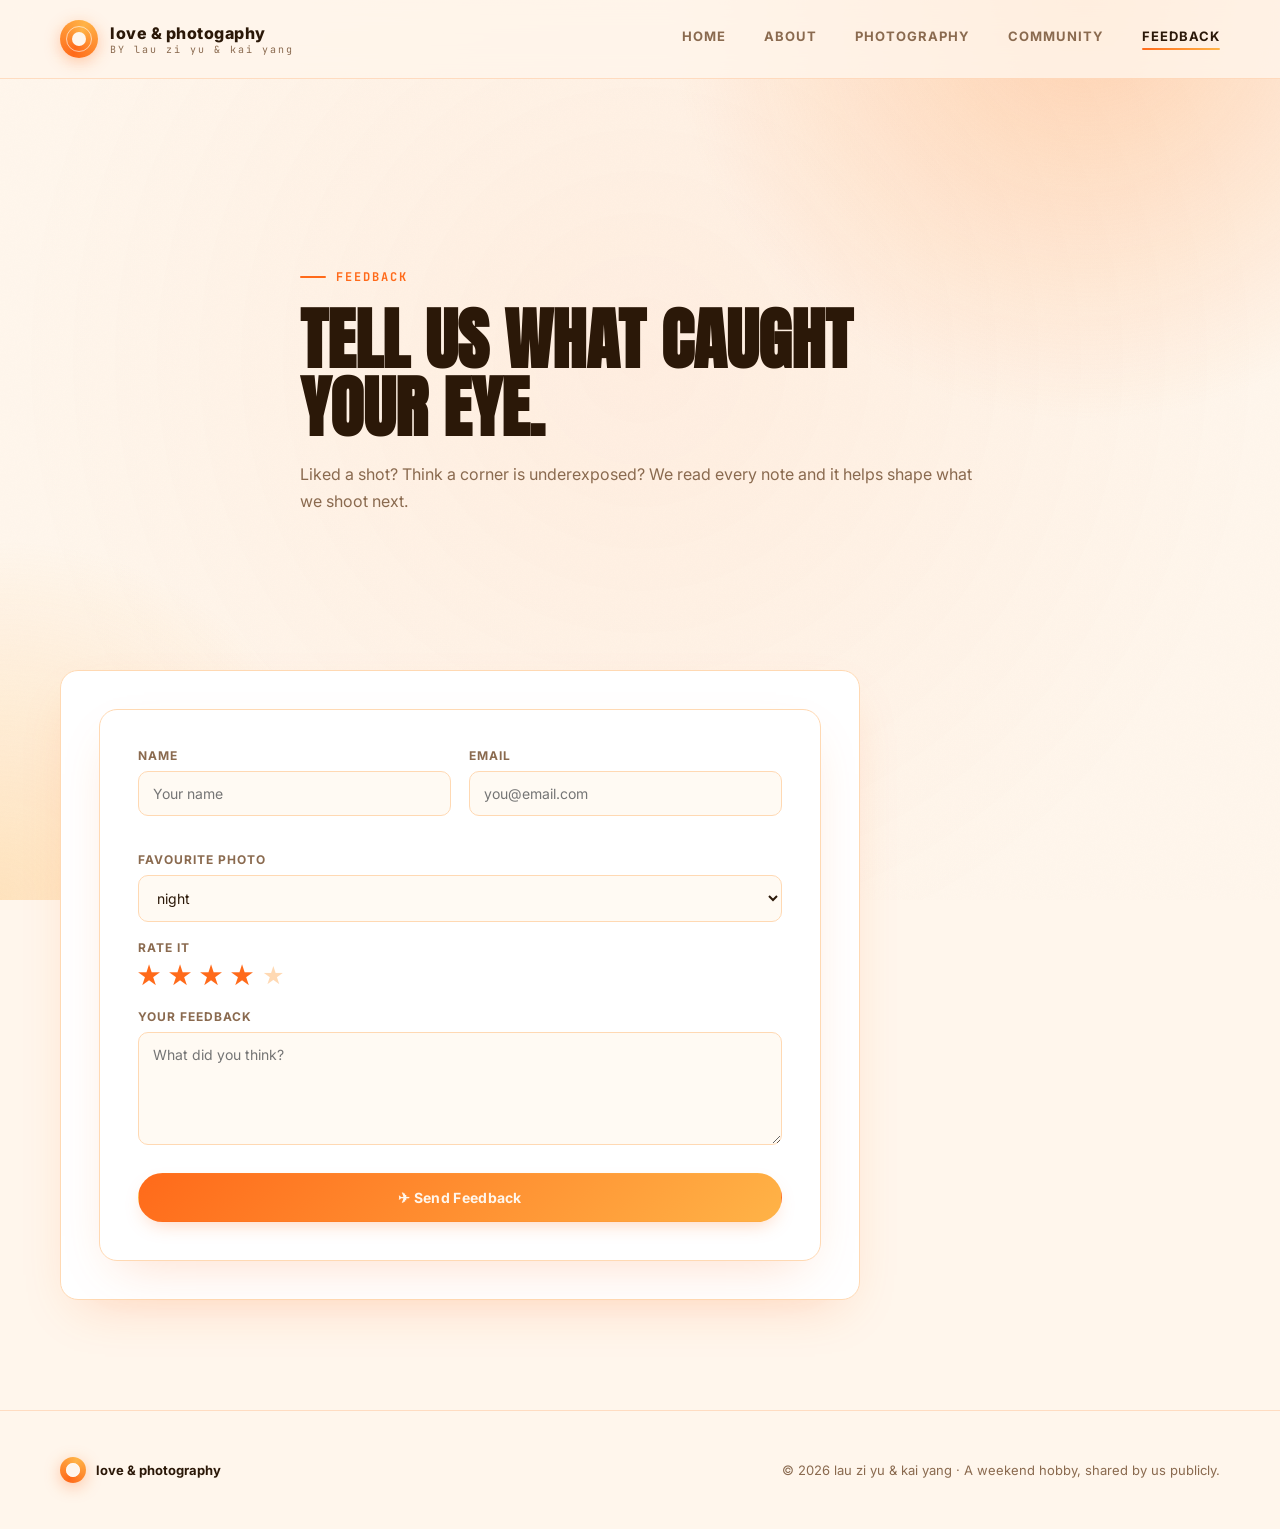
<file: feedback.html>
<!DOCTYPE html>
<html lang="en">
<head>
<meta charset="UTF-8">
<meta name="viewport" content="width=device-width, initial-scale=1.0">
<title>Feedback — Love & photography</title>
<link rel="preconnect" href="https://fonts.googleapis.com">
<link href="https://fonts.googleapis.com/css2?family=Anton&family=Inter:wght@400;500;600;700;800&family=JetBrains+Mono:wght@400;500&display=swap" rel="stylesheet">
<link rel="stylesheet" href="feedback.css">
</head>
<body>
<div class="ambient"></div><div class="grain"></div>
<header>
  <div class="brand"><div class="brand-mark"></div><div class="brand-text"><div class="name">love &amp; photogaphy</div><div class="sub">BY lau zi yu &amp; kai yang</div></div></div>
  <nav>
    <a href="index.html" class="">Home</a>
    <a href="about.html" class="">About</a>
    <a href="photography.html" class="">Photography</a>
    <a href="community.html" class="">Community</a>
    <a href="feedback.html" class="active">Feedback</a>
    </nav>
</header>
<main class="page-main">
<section class="page-hero"><div class="eyebrow">Feedback</div><h1>Tell us what <span class="accent">caught your eye.</span></h1><p>Liked a shot? Think a corner is underexposed? We read every note and it helps shape what we shoot next.</p></section>
<div class="form-page"><form class="form-card" id="feedbackForm">
<div class="fb-form">
<div class="row"><div class="field"><label>Name</label><input type="text" required placeholder="Your name"></div><div class="field"><label>Email</label><input type="email" required placeholder="you@email.com"></div></div>
<div class="field"><label>Favourite photo</label><select><option>night</option><option>streets</option><option>Land scape</option><option>portails</option></select></div>
<div class="field"><label>Rate it</label><div class="rating" id="stars"><span class="star filled">★</span><span class="star filled">★</span><span class="star filled">★</span><span class="star filled">★</span><span class="star">★</span></div></div>
<div class="field"><label>Your feedback</label><textarea rows="5" required placeholder="What did you think?"></textarea></div>
<button type="submit" class="btn btn-solid">✈ Send Feedback</button>
<div class="success-message" id="successMessage">Thank you! Your feedback has been received.</div>
</div></form></div>
</main>
<footer><div class="fmark"><div class="brand-mark" style="width:26px;height:26px;"></div>love &amp; photography </div><div>© 2026 lau zi yu &amp; kai yang · A weekend hobby, shared by us publicly.</div></footer>
<script src="feedback.js"></script>
</body>
</html>
</file>
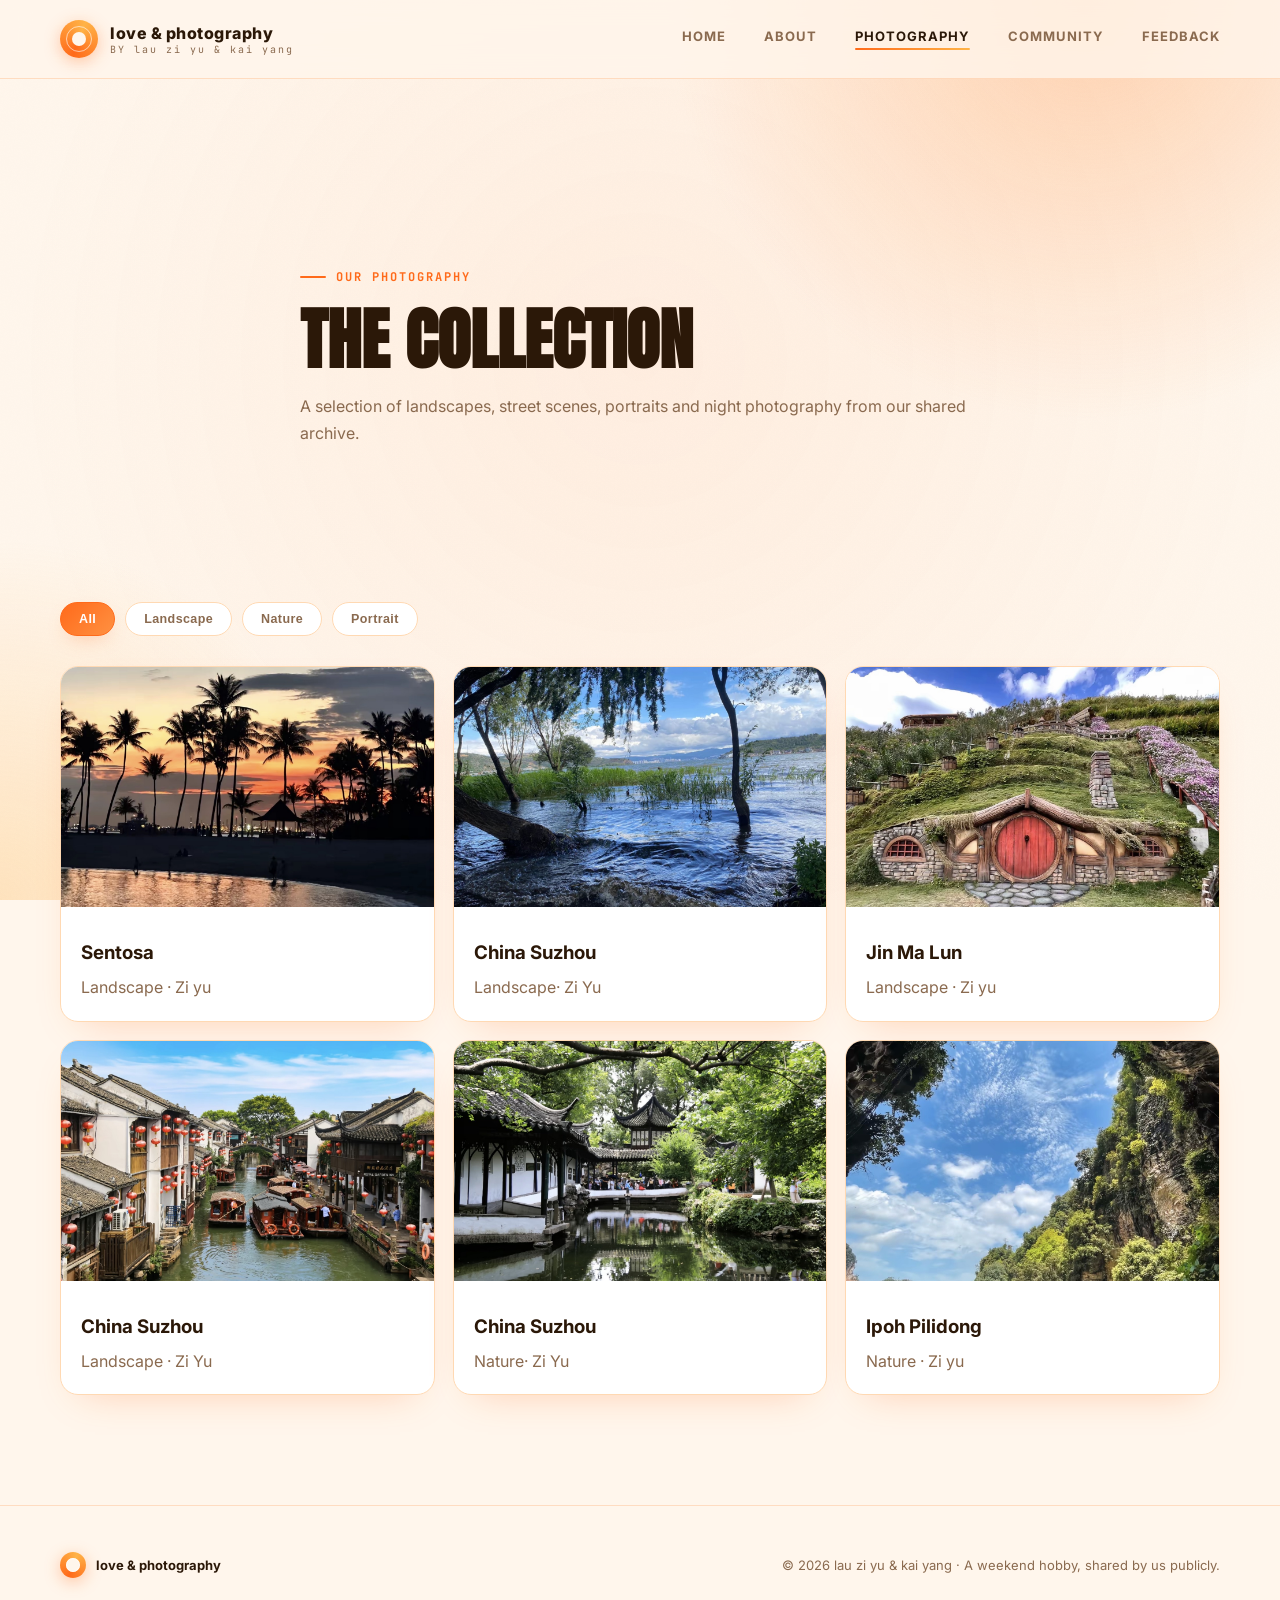
<file: photography.html>
<!DOCTYPE html>
<html lang="en">
<head>
<meta charset="UTF-8">
<meta name="viewport" content="width=device-width, initial-scale=1.0">
<title>Photography — love & photography</title>
<link rel="preconnect" href="https://fonts.googleapis.com">
<link href="https://fonts.googleapis.com/css2?family=Anton&family=Inter:wght@400;500;600;700;800&family=JetBrains+Mono:wght@400;500&display=swap" rel="stylesheet">
<link rel="stylesheet" href="photography.css">
</head>
<body>
<div class="ambient"></div><div class="grain"></div>
<header>
  <div class="brand"><div class="brand-mark"></div><div class="brand-text"><div class="name">love &amp; photography</div><div class="sub">BY lau zi yu &amp; kai yang</div></div></div>
  <nav>
    <a href="index.html" class="">Home</a>
    <a href="about.html" class="">About</a>
    <a href="photography.html" class="active">Photography</a>
    <a href="community.html" class="">Community</a>
    <a href="feedback.html" class="">Feedback</a>
    </nav>
</header>
<main class="page-main">
<section class="page-hero"><div class="eyebrow">Our Photography</div><h1>The <span class="accent">Collection</span></h1><p>A selection of landscapes, street scenes, portraits and night photography from our shared archive.</p></section>
<div class="filters"><button class="filter active" data-filter="all">All</button><button class="filter" data-filter="Landscape">Landscape</button><button class="filter" data-filter="Nature">Nature</button><button class="filter" data-filter="Portrait">Portrait</button></div>
<div class="photo-grid" style="margin-top:30px;">
<div class="photo-card" data-category="landscape"><img src="IMG_0891_sunset_sg.png" alt="Landscape"><div class="photo-copy"><h3>Sentosa</h3><p>Landscape · Zi yu</p></div></div>
<div class="photo-card" data-category="portrait"><img src="IMG_0890_nature_china.png" alt="Portrait"><div class="photo-copy"><h3>China Suzhou</h3><p>Landscape· Zi Yu</p></div></div>
<div class="photo-card" data-category="landscape"><img src="IMG_0894_nature_jin.png" alt="Lanscape"><div class="photo-copy"><h3>Jin Ma Lun </h3><p>Landscape · Zi yu</p></div></div>
<div class="photo-card" data-category="portrait"><img src="IMG_0896_land_sz.png" alt="Lanscape"><div class="photo-copy"><h3>China Suzhou </h3><p>Landscape · Zi Yu</p></div></div>
<div class="photo-card" data-category="nature"><img src="IMG_0897_land_sce.png" alt="Nature"><div class="photo-copy"><h3>China Suzhou</h3><p>Nature· Zi Yu</p></div></div>
<div class="photo-card" data-category="nature"><img src="IMG_0895_nature_mls.png" alt="nature"><div class="photo-copy"><h3>Ipoh Pilidong </h3><p>Nature · Zi yu</p></div></div>
</div>
</main>
<footer><div class="fmark"><div class="brand-mark" style="width:26px;height:26px;"></div>love &amp; photography</div><div>© 2026 lau zi yu &amp; kai yang · A weekend hobby, shared by us publicly.</div></footer>
<script src="photography.js"></script>
</body>
</html>
</file>
<file: feedback.css>
:root{
    --bg: #fff6ec;
    --bg-soft: #ffe9d4;
    --card: #ffffff;
    --card-border: #ffd9b3;
    --ink: #2b1808;
    --muted: #8a6a4f;
    --orange-1: #ff6a1a;
    --orange-2: #ff9142;
    --orange-3: #ffb347;
    --orange-glow: rgba(255, 106, 26, 0.35);
    --shadow-lift: 0 16px 34px -8px rgba(255, 106, 26, 0.45);
  }

  *{ margin:0; padding:0; box-sizing:border-box; }
  html{ scroll-behavior: smooth; }

  body{
    background: var(--bg);
    color: var(--ink);
    font-family: 'Inter', sans-serif;
    overflow-x: hidden;
  }

  
  .ambient{
    position: fixed; inset: 0; pointer-events:none; z-index:0;
    background:
      radial-gradient(700px circle at 85% 0%, rgba(255,145,66,0.35), transparent 60%),
      radial-gradient(600px circle at 0% 100%, rgba(255,179,71,0.28), transparent 60%),
      radial-gradient(900px circle at 50% 40%, rgba(255,106,26,0.06), transparent 70%);
  }
  .grain{
    position: fixed; inset:0; pointer-events:none; z-index:0; opacity:0.02;
    background-image: url("data:image/svg+xml,%3Csvg xmlns='http://www.w3.org/2000/svg' width='120' height='120'%3E%3Cfilter id='n'%3E%3CfeTurbulence type='fractalNoise' baseFrequency='0.9' numOctaves='2' stitchTiles='stitch'/%3E%3C/filter%3E%3Crect width='100%25' height='100%25' filter='url(%23n)'/%3E%3C/svg%3E");
  }

  a{ color:inherit; text-decoration:none; }

  .eyebrow{
    display:flex; align-items:center; gap:10px;
    font-family:'JetBrains Mono', monospace;
    font-size: 12px; letter-spacing: 2px;
    color: var(--orange-1); text-transform: uppercase; font-weight:700;
  }
  .eyebrow::before{ content:''; width:26px; height:2px; background: var(--orange-1); display:inline-block; border-radius:2px; }

  
  header{
    position: sticky; top:0; z-index: 50;
    display:flex; align-items:center; justify-content:space-between;
    padding: 20px 60px;
    background: rgba(255,246,236,0.8);
    backdrop-filter: blur(14px);
    border-bottom: 1px solid rgba(255,145,66,0.25);
  }
  .brand{ display:flex; align-items:center; gap:12px; }
  .brand-mark{
    width:38px; height:38px; border-radius:50%;
    background: conic-gradient(from 200deg, var(--orange-1), var(--orange-3), var(--orange-1));
    display:flex; align-items:center; justify-content:center;
    box-shadow: 0 4px 16px var(--orange-glow);
    position: relative;
  }
  .brand-mark::after{ content:''; width:14px; height:14px; border-radius:50%; background: var(--bg); }
  .brand-mark::before{ content:''; position:absolute; inset:6px; border-radius:50%; border: 1.5px solid rgba(255,255,255,0.6); }
  .brand-text .name{ font-weight:800; font-size:16px; letter-spacing:0.5px; color: var(--ink); }
  .brand-text .sub{ font-family:'JetBrains Mono',monospace; font-size:10px; letter-spacing:2px; color:var(--muted); }

  nav{ display:flex; gap:38px; align-items:center; }
  nav a{
    font-size: 13px; font-weight:700; letter-spacing:1px;
    text-transform: uppercase; color: var(--muted);
    position: relative; padding-bottom: 6px;
    transition: color 0.25s ease;
  }
  nav a:hover{ color: var(--orange-1); }
  nav a.active{ color: var(--ink); }
  nav a.active::after{
    content:''; position:absolute; left:0; right:0; bottom:0; height:2px;
    background: linear-gradient(90deg, var(--orange-1), var(--orange-3));
    border-radius: 2px;
  }


  .btn{
    display:inline-flex; align-items:center; gap:10px;
    font-family:'Inter',sans-serif;
    font-weight:700; font-size: 14px; letter-spacing:0.3px;
    padding: 15px 26px;
    border-radius: 999px;
    cursor: pointer;
    border: 1px solid transparent;
    transition: transform 0.28s cubic-bezier(.2,.9,.3,1.2), box-shadow 0.28s ease, background 0.28s ease, border-color 0.28s ease;
    white-space: nowrap;
  }
  .btn-solid{
    background: linear-gradient(135deg, var(--orange-1), var(--orange-3));
    color: #fff6ec;
    box-shadow: 0 8px 20px -8px var(--orange-glow);
  }
  .btn-solid:hover{
    transform: translateY(-3px);
    box-shadow: var(--shadow-lift);
  }
  .btn-outline{
    background: #fff;
    border-color: rgba(255,106,26,0.35);
    color: var(--ink);
  }
  .btn-outline:hover{
    transform: translateY(-3px);
    border-color: var(--orange-1);
    box-shadow: 0 14px 30px -10px rgba(255, 106, 26, 0.35);
    background: rgba(255,145,66,0.08);
  }
  .btn svg{ width:16px; height:16px; }

  
  .hero{
    position: relative; z-index:1;
    display:grid; grid-template-columns: 1fr 1fr;
    gap: 60px; align-items:center;
    padding: 90px 60px 110px;
    max-width: 1440px; margin: 0 auto;
  }
  .hero h1{
    font-family:'Anton', sans-serif;
    font-size: 76px; line-height: 0.98;
    letter-spacing: 0.5px; text-transform: uppercase;
    color: var(--ink); margin: 22px 0 24px;
  }
  .hero h1 .accent{
    background: linear-gradient(100deg, var(--orange-1), var(--orange-3));
    -webkit-background-clip: text; background-clip: text; color: transparent;
  }
  .hero p{ font-size: 17px; color: var(--muted); max-width: 460px; line-height: 1.6; margin-bottom: 34px; }
  .hero-actions{ display:flex; gap:16px; flex-wrap:wrap; }

  .contest-ribbon{
    display:inline-flex; align-items:center; gap:10px;
    background:#fff; border:1px solid var(--card-border);
    padding:9px 16px 9px 14px; border-radius:999px;
    font-size:12.5px; font-weight:700; color: var(--ink);
    margin-bottom:22px; box-shadow: 0 8px 20px -10px rgba(255,106,26,0.4);
    transition: transform 0.25s ease, box-shadow 0.25s ease, border-color 0.25s ease;
  }
  .contest-ribbon:hover{ transform: translateY(-2px); box-shadow: 0 14px 28px -10px rgba(255,106,26,0.5); border-color: var(--orange-1); }
  .contest-ribbon svg{ width:14px; height:14px; }
  .dotpulse{
    width:8px; height:8px; border-radius:50%;
    background: var(--orange-1); position:relative; flex-shrink:0;
  }
  .dotpulse::after{
    content:''; position:absolute; inset:-5px; border-radius:50%;
    border: 2px solid var(--orange-1); opacity:0.6;
    animation: pulse 1.8s ease-out infinite;
  }
  @keyframes pulse{
    0%{ transform:scale(0.6); opacity:0.7; }
    100%{ transform:scale(1.8); opacity:0; }
  }

  .hero-visual{
    position: relative; border-radius: 20px; overflow: hidden;
    box-shadow: 0 30px 70px -20px rgba(255,106,26,0.35), 0 0 0 6px #fff;
    aspect-ratio: 4/5;
  }
  .hero-visual img{ width:100%; height:100%; object-fit: cover; display:block; filter: saturate(1.1) contrast(1.03); }
  .hero-visual .caption{
    position:absolute; left:0; right:0; bottom:0; padding: 22px 26px;
    background: linear-gradient(0deg, rgba(20,10,3,0.85), transparent 70%);
    display:flex; justify-content:space-between; align-items:flex-end;
    font-family:'JetBrains Mono', monospace; font-size: 12px; letter-spacing: 1.5px;
    text-transform: uppercase; color: var(--orange-3);
  }
  .hero-visual .frame-ring{ position:absolute; inset: 14px; border: 1px solid rgba(255,255,255,0.4); border-radius: 10px; pointer-events:none; }

  
  section{ position: relative; z-index:1; padding: 100px 60px; max-width:1440px; margin:0 auto; }
  .section-head{ margin-bottom: 54px; max-width: 640px; }
  .section-head h2{ font-family:'Anton', sans-serif; font-size: 46px; text-transform: uppercase; margin-top: 16px; line-height: 1.05; color: var(--ink); }
  .section-head p{ color: var(--muted); margin-top:16px; font-size:15.5px; line-height:1.6; }


  #about{ background: var(--bg-soft); border-top: 1px solid rgba(255,145,66,0.25); border-bottom: 1px solid rgba(255,145,66,0.25); }
  .about-grid{ display:grid; grid-template-columns: 1fr 1fr; gap: 70px; align-items:center; }
  .about-photo{ position:relative; border-radius: 18px; overflow:hidden; box-shadow: 0 24px 60px -18px rgba(255,106,26,0.3); }
  .about-photo img{ width:100%; display:block; height: 420px; object-fit:cover; }
  .duo-card{
    position:absolute; bottom: -1px; left:-1px;
    background: var(--card); border: 1px solid var(--card-border);
    border-radius: 14px 0 14px 0; padding: 18px 22px; display:flex; gap:16px;
    box-shadow: 0 10px 24px -12px rgba(255,106,26,0.3);
  }
  .duo-card .n{ font-family:'Anton'; font-size:26px; color: var(--orange-1); }
  .duo-card .l{ font-size:11px; color:var(--muted); text-transform:uppercase; letter-spacing:1px; margin-top:2px;}

  .about-copy p{ color: var(--muted); line-height:1.75; font-size:15.5px; margin-bottom:18px; }
  .founders{ display:flex; gap:30px; margin-top: 30px; }
  .founder{ display:flex; gap:12px; align-items:center; }
  .founder .dot{
    width:38px;height:38px;border-radius:50%;
    background: linear-gradient(135deg, var(--orange-1), var(--orange-3));
    display:flex;align-items:center;justify-content:center;
    font-family:'Anton'; color:#fff6ec; font-size:15px;
  }
  .founder .who .fn{ font-weight:700; font-size:14px; color: var(--ink); }
  .founder .who .role{ font-size:11px; color:var(--muted); text-transform:uppercase; letter-spacing:1px; }

  
  .gallery-toolbar{ display:flex; justify-content:space-between; align-items:flex-end; margin-bottom: 40px; flex-wrap:wrap; gap:20px;}
  .filters{ display:flex; gap:10px; flex-wrap:wrap; }
  .filter{
    padding: 9px 18px; border-radius:999px; border:1px solid var(--card-border);
    font-size:12.5px; font-weight:700; letter-spacing:0.4px; color: var(--muted); cursor:pointer;
    transition: all 0.25s ease; background: var(--card);
  }
  .filter:hover, .filter.active{
    color: #fff; border-color: var(--orange-1);
    box-shadow: 0 8px 20px -8px var(--orange-glow);
    background: linear-gradient(135deg, var(--orange-1), var(--orange-2));
  }

  .gallery-grid{ display:grid; grid-template-columns: repeat(4, 1fr); grid-auto-rows: 210px; gap: 18px; }
  .g-item{
    position:relative; border-radius: 14px; overflow:hidden; cursor:pointer;
    box-shadow: 0 8px 24px -14px rgba(255,106,26,0.25);
    transition: transform 0.4s cubic-bezier(.2,.8,.3,1), box-shadow 0.4s ease;
  }
  .g-item img{ width:100%; height:100%; object-fit:cover; transition: transform 0.6s ease, filter 0.6s ease; filter: saturate(1.05); }
  .g-item .g-overlay{
    position:absolute; inset:0; background: linear-gradient(0deg, rgba(20,10,3,0.9), transparent 55%);
    display:flex; align-items:flex-end; padding:16px; opacity:0; transition: opacity 0.35s ease;
  }
  .g-item .g-overlay .g-title{ font-weight:700; font-size:14px; color:#fff; }
  .g-item .g-overlay .g-meta{ font-family:'JetBrains Mono',monospace; font-size:10.5px; color: var(--orange-3); letter-spacing:1px; text-transform:uppercase; }
  .g-item:hover{ transform: translateY(-6px); box-shadow: 0 22px 42px -14px var(--orange-glow); }
  .g-item:hover img{ transform: scale(1.08); }
  .g-item:hover .g-overlay{ opacity:1; }

  .g-tall{ grid-row: span 2; }
  .g-wide{ grid-column: span 2; }

  #feedback{ background: var(--bg-soft); border-top: 1px solid rgba(255,145,66,0.25); }
  .fb-wrap{ display:grid; grid-template-columns: 0.85fr 1.15fr; gap: 70px; }
  .fb-copy .stat-row{ display:flex; gap:36px; margin-top:36px; }
  .fb-copy .stat .num{ font-family:'Anton'; font-size:36px; color:var(--orange-1); }
  .fb-copy .stat .lab{ font-size:11.5px; color:var(--muted); text-transform:uppercase; letter-spacing:1px; margin-top:4px; }

  .fb-form{
    background: var(--card); border: 1px solid var(--card-border);
    border-radius: 18px; padding: 38px;
    box-shadow: 0 20px 50px -20px rgba(255,106,26,0.25);
  }
  .fb-form .row{ display:grid; grid-template-columns:1fr 1fr; gap:18px; margin-bottom:18px; }
  .field label{ display:block; font-size:12px; text-transform:uppercase; letter-spacing:1px; color: var(--muted); margin-bottom:8px; font-weight:700; }
  .field input, .field textarea, .field select{
    width:100%; background: #fffaf3; border: 1px solid var(--card-border);
    border-radius: 10px; padding: 13px 14px; color: var(--ink);
    font-family:'Inter'; font-size:14px; outline:none;
    transition: border-color 0.25s ease, box-shadow 0.25s ease;
  }
  .field input:focus, .field textarea:focus, .field select:focus{
    border-color: var(--orange-1); box-shadow: 0 0 0 4px rgba(255,106,26,0.14);
  }
  .field{ margin-bottom: 18px; }
  .fb-form .btn-solid{ width:100%; justify-content:center; margin-top:6px; }
  .rating{ display:flex; gap:8px; margin-bottom: 20px; }
  .star{ font-size: 22px; color: #ffd9b3; cursor:pointer; transition: color 0.2s ease, transform 0.2s ease; }
  .star:hover, .star.filled{ color: var(--orange-1); transform: scale(1.15); }

 
  footer{
    position:relative; z-index:1; padding: 46px 60px;
    display:flex; justify-content:space-between; align-items:center;
    border-top: 1px solid rgba(255,145,66,0.25);
    font-size:13px; color: var(--muted);
  }
  footer .fmark{ display:flex; gap:10px; align-items:center; color: var(--ink); font-weight:700; }

  @media (max-width: 980px){
    nav{ display:none; }
    .hero, .about-grid, .fb-wrap{ grid-template-columns: 1fr; }
    .hero h1{ font-size: 52px; }
    .gallery-grid{ grid-template-columns: repeat(2,1fr); }
    .g-wide{ grid-column: span 2; }
    header{ padding: 18px 24px; }
    section{ padding: 70px 24px; }
    .hero{ padding: 60px 24px 80px; }
    footer{ flex-direction:column; gap:14px; text-align:center; padding: 40px 24px; }
  }


.page-main{position:relative;z-index:1;max-width:1440px;margin:0 auto;padding:90px 60px 110px}
.page-hero{max-width:800px;margin-bottom:55px}
.page-hero h1{font-family:'Anton',sans-serif;font-size:68px;line-height:1;text-transform:uppercase;margin:20px 0;color:var(--ink)}
.page-hero p{max-width:700px;color:var(--muted);line-height:1.7;font-size:16px}
.card-grid{display:grid;grid-template-columns:repeat(3,1fr);gap:22px}
.info-card,.community-card,.photo-card{background:var(--card);border:1px solid var(--card-border);border-radius:18px;padding:28px;box-shadow:0 16px 38px -22px rgba(255,106,26,.35)}
.info-card h3,.community-card h3,.photo-card h3{margin:14px 0 10px;color:var(--ink)}
.info-card p,.community-card p,.photo-card p{color:var(--muted);line-height:1.65}
.icon-box{width:48px;height:48px;border-radius:14px;background:linear-gradient(135deg,var(--orange-1),var(--orange-3));display:flex;align-items:center;justify-content:center;color:white;font-size:22px}
.photo-grid{display:grid;grid-template-columns:repeat(3,1fr);gap:18px}
.photo-card{padding:0;overflow:hidden}
.photo-card img{width:100%;height:240px;object-fit:cover;display:block}
.photo-card .photo-copy{padding:20px}
.form-page{max-width:800px}
.form-card{background:var(--card);border:1px solid var(--card-border);border-radius:18px;padding:38px;box-shadow:0 20px 50px -20px rgba(255,106,26,.25)}
.success-message{display:none;margin-top:18px;padding:14px;border-radius:10px;background:#fff1df;color:var(--orange-1);font-weight:700}
.community-list{display:grid;gap:18px}
.community-card{display:flex;gap:18px;align-items:flex-start}
.avatar{width:52px;height:52px;border-radius:50%;flex:0 0 auto;background:linear-gradient(135deg,var(--orange-1),var(--orange-3));color:white;display:flex;align-items:center;justify-content:center;font-weight:800}
@media(max-width:980px){
  .page-main{padding:60px 24px 80px}
  .page-hero h1{font-size:52px}
  .card-grid,.photo-grid{grid-template-columns:1fr}
}
</file>
<file: photography.css>
:root{
    --bg: #fff6ec;
    --bg-soft: #ffe9d4;
    --card: #ffffff;
    --card-border: #ffd9b3;
    --ink: #2b1808;
    --muted: #8a6a4f;
    --orange-1: #ff6a1a;
    --orange-2: #ff9142;
    --orange-3: #ffb347;
    --orange-glow: rgba(255, 106, 26, 0.35);
    --shadow-lift: 0 16px 34px -8px rgba(255, 106, 26, 0.45);
  }

  *{ margin:0; padding:0; box-sizing:border-box; }
  html{ scroll-behavior: smooth; }

  body{
    background: var(--bg);
    color: var(--ink);
    font-family: 'Inter', sans-serif;
    overflow-x: hidden;
  }

  
  .ambient{
    position: fixed; inset: 0; pointer-events:none; z-index:0;
    background:
      radial-gradient(700px circle at 85% 0%, rgba(255,145,66,0.35), transparent 60%),
      radial-gradient(600px circle at 0% 100%, rgba(255,179,71,0.28), transparent 60%),
      radial-gradient(900px circle at 50% 40%, rgba(255,106,26,0.06), transparent 70%);
  }
  .grain{
    position: fixed; inset:0; pointer-events:none; z-index:0; opacity:0.02;
    background-image: url("data:image/svg+xml,%3Csvg xmlns='http://www.w3.org/2000/svg' width='120' height='120'%3E%3Cfilter id='n'%3E%3CfeTurbulence type='fractalNoise' baseFrequency='0.9' numOctaves='2' stitchTiles='stitch'/%3E%3C/filter%3E%3Crect width='100%25' height='100%25' filter='url(%23n)'/%3E%3C/svg%3E");
  }

  a{ color:inherit; text-decoration:none; }

  .eyebrow{
    display:flex; align-items:center; gap:10px;
    font-family:'JetBrains Mono', monospace;
    font-size: 12px; letter-spacing: 2px;
    color: var(--orange-1); text-transform: uppercase; font-weight:700;
  }
  .eyebrow::before{ content:''; width:26px; height:2px; background: var(--orange-1); display:inline-block; border-radius:2px; }

  
  header{
    position: sticky; top:0; z-index: 50;
    display:flex; align-items:center; justify-content:space-between;
    padding: 20px 60px;
    background: rgba(255,246,236,0.8);
    backdrop-filter: blur(14px);
    border-bottom: 1px solid rgba(255,145,66,0.25);
  }
  .brand{ display:flex; align-items:center; gap:12px; }
  .brand-mark{
    width:38px; height:38px; border-radius:50%;
    background: conic-gradient(from 200deg, var(--orange-1), var(--orange-3), var(--orange-1));
    display:flex; align-items:center; justify-content:center;
    box-shadow: 0 4px 16px var(--orange-glow);
    position: relative;
  }
  .brand-mark::after{ content:''; width:14px; height:14px; border-radius:50%; background: var(--bg); }
  .brand-mark::before{ content:''; position:absolute; inset:6px; border-radius:50%; border: 1.5px solid rgba(255,255,255,0.6); }
  .brand-text .name{ font-weight:800; font-size:16px; letter-spacing:0.5px; color: var(--ink); }
  .brand-text .sub{ font-family:'JetBrains Mono',monospace; font-size:10px; letter-spacing:2px; color:var(--muted); }

  nav{ display:flex; gap:38px; align-items:center; }
  nav a{
    font-size: 13px; font-weight:700; letter-spacing:1px;
    text-transform: uppercase; color: var(--muted);
    position: relative; padding-bottom: 6px;
    transition: color 0.25s ease;
  }
  nav a:hover{ color: var(--orange-1); }
  nav a.active{ color: var(--ink); }
  nav a.active::after{
    content:''; position:absolute; left:0; right:0; bottom:0; height:2px;
    background: linear-gradient(90deg, var(--orange-1), var(--orange-3));
    border-radius: 2px;
  }


  .btn{
    display:inline-flex; align-items:center; gap:10px;
    font-family:'Inter',sans-serif;
    font-weight:700; font-size: 14px; letter-spacing:0.3px;
    padding: 15px 26px;
    border-radius: 999px;
    cursor: pointer;
    border: 1px solid transparent;
    transition: transform 0.28s cubic-bezier(.2,.9,.3,1.2), box-shadow 0.28s ease, background 0.28s ease, border-color 0.28s ease;
    white-space: nowrap;
  }
  .btn-solid{
    background: linear-gradient(135deg, var(--orange-1), var(--orange-3));
    color: #fff6ec;
    box-shadow: 0 8px 20px -8px var(--orange-glow);
  }
  .btn-solid:hover{
    transform: translateY(-3px);
    box-shadow: var(--shadow-lift);
  }
  .btn-outline{
    background: #fff;
    border-color: rgba(255,106,26,0.35);
    color: var(--ink);
  }
  .btn-outline:hover{
    transform: translateY(-3px);
    border-color: var(--orange-1);
    box-shadow: 0 14px 30px -10px rgba(255, 106, 26, 0.35);
    background: rgba(255,145,66,0.08);
  }
  .btn svg{ width:16px; height:16px; }

  
  .hero{
    position: relative; z-index:1;
    display:grid; grid-template-columns: 1fr 1fr;
    gap: 60px; align-items:center;
    padding: 90px 60px 110px;
    max-width: 1440px; margin: 0 auto;
  }
  .hero h1{
    font-family:'Anton', sans-serif;
    font-size: 76px; line-height: 0.98;
    letter-spacing: 0.5px; text-transform: uppercase;
    color: var(--ink); margin: 22px 0 24px;
  }
  .hero h1 .accent{
    background: linear-gradient(100deg, var(--orange-1), var(--orange-3));
    -webkit-background-clip: text; background-clip: text; color: transparent;
  }
  .hero p{ font-size: 17px; color: var(--muted); max-width: 460px; line-height: 1.6; margin-bottom: 34px; }
  .hero-actions{ display:flex; gap:16px; flex-wrap:wrap; }

  .contest-ribbon{
    display:inline-flex; align-items:center; gap:10px;
    background:#fff; border:1px solid var(--card-border);
    padding:9px 16px 9px 14px; border-radius:999px;
    font-size:12.5px; font-weight:700; color: var(--ink);
    margin-bottom:22px; box-shadow: 0 8px 20px -10px rgba(255,106,26,0.4);
    transition: transform 0.25s ease, box-shadow 0.25s ease, border-color 0.25s ease;
  }
  .contest-ribbon:hover{ transform: translateY(-2px); box-shadow: 0 14px 28px -10px rgba(255,106,26,0.5); border-color: var(--orange-1); }
  .contest-ribbon svg{ width:14px; height:14px; }
  .dotpulse{
    width:8px; height:8px; border-radius:50%;
    background: var(--orange-1); position:relative; flex-shrink:0;
  }
  .dotpulse::after{
    content:''; position:absolute; inset:-5px; border-radius:50%;
    border: 2px solid var(--orange-1); opacity:0.6;
    animation: pulse 1.8s ease-out infinite;
  }
  @keyframes pulse{
    0%{ transform:scale(0.6); opacity:0.7; }
    100%{ transform:scale(1.8); opacity:0; }
  }

  .hero-visual{
    position: relative; border-radius: 20px; overflow: hidden;
    box-shadow: 0 30px 70px -20px rgba(255,106,26,0.35), 0 0 0 6px #fff;
    aspect-ratio: 4/5;
  }
  .hero-visual img{ width:100%; height:100%; object-fit: cover; display:block; filter: saturate(1.1) contrast(1.03); }
  .hero-visual .caption{
    position:absolute; left:0; right:0; bottom:0; padding: 22px 26px;
    background: linear-gradient(0deg, rgba(20,10,3,0.85), transparent 70%);
    display:flex; justify-content:space-between; align-items:flex-end;
    font-family:'JetBrains Mono', monospace; font-size: 12px; letter-spacing: 1.5px;
    text-transform: uppercase; color: var(--orange-3);
  }
  .hero-visual .frame-ring{ position:absolute; inset: 14px; border: 1px solid rgba(255,255,255,0.4); border-radius: 10px; pointer-events:none; }

  
  section{ position: relative; z-index:1; padding: 100px 60px; max-width:1440px; margin:0 auto; }
  .section-head{ margin-bottom: 54px; max-width: 640px; }
  .section-head h2{ font-family:'Anton', sans-serif; font-size: 46px; text-transform: uppercase; margin-top: 16px; line-height: 1.05; color: var(--ink); }
  .section-head p{ color: var(--muted); margin-top:16px; font-size:15.5px; line-height:1.6; }


  #about{ background: var(--bg-soft); border-top: 1px solid rgba(255,145,66,0.25); border-bottom: 1px solid rgba(255,145,66,0.25); }
  .about-grid{ display:grid; grid-template-columns: 1fr 1fr; gap: 70px; align-items:center; }
  .about-photo{ position:relative; border-radius: 18px; overflow:hidden; box-shadow: 0 24px 60px -18px rgba(255,106,26,0.3); }
  .about-photo img{ width:100%; display:block; height: 420px; object-fit:cover; }
  .duo-card{
    position:absolute; bottom: -1px; left:-1px;
    background: var(--card); border: 1px solid var(--card-border);
    border-radius: 14px 0 14px 0; padding: 18px 22px; display:flex; gap:16px;
    box-shadow: 0 10px 24px -12px rgba(255,106,26,0.3);
  }
  .duo-card .n{ font-family:'Anton'; font-size:26px; color: var(--orange-1); }
  .duo-card .l{ font-size:11px; color:var(--muted); text-transform:uppercase; letter-spacing:1px; margin-top:2px;}

  .about-copy p{ color: var(--muted); line-height:1.75; font-size:15.5px; margin-bottom:18px; }
  .founders{ display:flex; gap:30px; margin-top: 30px; }
  .founder{ display:flex; gap:12px; align-items:center; }
  .founder .dot{
    width:38px;height:38px;border-radius:50%;
    background: linear-gradient(135deg, var(--orange-1), var(--orange-3));
    display:flex;align-items:center;justify-content:center;
    font-family:'Anton'; color:#fff6ec; font-size:15px;
  }
  .founder .who .fn{ font-weight:700; font-size:14px; color: var(--ink); }
  .founder .who .role{ font-size:11px; color:var(--muted); text-transform:uppercase; letter-spacing:1px; }

  
  .gallery-toolbar{ display:flex; justify-content:space-between; align-items:flex-end; margin-bottom: 40px; flex-wrap:wrap; gap:20px;}
  .filters{ display:flex; gap:10px; flex-wrap:wrap; }
  .filter{
    padding: 9px 18px; border-radius:999px; border:1px solid var(--card-border);
    font-size:12.5px; font-weight:700; letter-spacing:0.4px; color: var(--muted); cursor:pointer;
    transition: all 0.25s ease; background: var(--card);
  }
  .filter:hover, .filter.active{
    color: #fff; border-color: var(--orange-1);
    box-shadow: 0 8px 20px -8px var(--orange-glow);
    background: linear-gradient(135deg, var(--orange-1), var(--orange-2));
  }

  .gallery-grid{ display:grid; grid-template-columns: repeat(4, 1fr); grid-auto-rows: 210px; gap: 18px; }
  .g-item{
    position:relative; border-radius: 14px; overflow:hidden; cursor:pointer;
    box-shadow: 0 8px 24px -14px rgba(255,106,26,0.25);
    transition: transform 0.4s cubic-bezier(.2,.8,.3,1), box-shadow 0.4s ease;
  }
  .g-item img{ width:100%; height:100%; object-fit:cover; transition: transform 0.6s ease, filter 0.6s ease; filter: saturate(1.05); }
  .g-item .g-overlay{
    position:absolute; inset:0; background: linear-gradient(0deg, rgba(20,10,3,0.9), transparent 55%);
    display:flex; align-items:flex-end; padding:16px; opacity:0; transition: opacity 0.35s ease;
  }
  .g-item .g-overlay .g-title{ font-weight:700; font-size:14px; color:#fff; }
  .g-item .g-overlay .g-meta{ font-family:'JetBrains Mono',monospace; font-size:10.5px; color: var(--orange-3); letter-spacing:1px; text-transform:uppercase; }
  .g-item:hover{ transform: translateY(-6px); box-shadow: 0 22px 42px -14px var(--orange-glow); }
  .g-item:hover img{ transform: scale(1.08); }
  .g-item:hover .g-overlay{ opacity:1; }

  .g-tall{ grid-row: span 2; }
  .g-wide{ grid-column: span 2; }

  #feedback{ background: var(--bg-soft); border-top: 1px solid rgba(255,145,66,0.25); }
  .fb-wrap{ display:grid; grid-template-columns: 0.85fr 1.15fr; gap: 70px; }
  .fb-copy .stat-row{ display:flex; gap:36px; margin-top:36px; }
  .fb-copy .stat .num{ font-family:'Anton'; font-size:36px; color:var(--orange-1); }
  .fb-copy .stat .lab{ font-size:11.5px; color:var(--muted); text-transform:uppercase; letter-spacing:1px; margin-top:4px; }

  .fb-form{
    background: var(--card); border: 1px solid var(--card-border);
    border-radius: 18px; padding: 38px;
    box-shadow: 0 20px 50px -20px rgba(255,106,26,0.25);
  }
  .fb-form .row{ display:grid; grid-template-columns:1fr 1fr; gap:18px; margin-bottom:18px; }
  .field label{ display:block; font-size:12px; text-transform:uppercase; letter-spacing:1px; color: var(--muted); margin-bottom:8px; font-weight:700; }
  .field input, .field textarea, .field select{
    width:100%; background: #fffaf3; border: 1px solid var(--card-border);
    border-radius: 10px; padding: 13px 14px; color: var(--ink);
    font-family:'Inter'; font-size:14px; outline:none;
    transition: border-color 0.25s ease, box-shadow 0.25s ease;
  }
  .field input:focus, .field textarea:focus, .field select:focus{
    border-color: var(--orange-1); box-shadow: 0 0 0 4px rgba(255,106,26,0.14);
  }
  .field{ margin-bottom: 18px; }
  .fb-form .btn-solid{ width:100%; justify-content:center; margin-top:6px; }
  .rating{ display:flex; gap:8px; margin-bottom: 20px; }
  .star{ font-size: 22px; color: #ffd9b3; cursor:pointer; transition: color 0.2s ease, transform 0.2s ease; }
  .star:hover, .star.filled{ color: var(--orange-1); transform: scale(1.15); }

 
  footer{
    position:relative; z-index:1; padding: 46px 60px;
    display:flex; justify-content:space-between; align-items:center;
    border-top: 1px solid rgba(255,145,66,0.25);
    font-size:13px; color: var(--muted);
  }
  footer .fmark{ display:flex; gap:10px; align-items:center; color: var(--ink); font-weight:700; }

  @media (max-width: 980px){
    nav{ display:none; }
    .hero, .about-grid, .fb-wrap{ grid-template-columns: 1fr; }
    .hero h1{ font-size: 52px; }
    .gallery-grid{ grid-template-columns: repeat(2,1fr); }
    .g-wide{ grid-column: span 2; }
    header{ padding: 18px 24px; }
    section{ padding: 70px 24px; }
    .hero{ padding: 60px 24px 80px; }
    footer{ flex-direction:column; gap:14px; text-align:center; padding: 40px 24px; }
  }


.page-main{position:relative;z-index:1;max-width:1440px;margin:0 auto;padding:90px 60px 110px}
.page-hero{max-width:800px;margin-bottom:55px}
.page-hero h1{font-family:'Anton',sans-serif;font-size:68px;line-height:1;text-transform:uppercase;margin:20px 0;color:var(--ink)}
.page-hero p{max-width:700px;color:var(--muted);line-height:1.7;font-size:16px}
.card-grid{display:grid;grid-template-columns:repeat(3,1fr);gap:22px}
.info-card,.community-card,.photo-card{background:var(--card);border:1px solid var(--card-border);border-radius:18px;padding:28px;box-shadow:0 16px 38px -22px rgba(255,106,26,.35)}
.info-card h3,.community-card h3,.photo-card h3{margin:14px 0 10px;color:var(--ink)}
.info-card p,.community-card p,.photo-card p{color:var(--muted);line-height:1.65}
.icon-box{width:48px;height:48px;border-radius:14px;background:linear-gradient(135deg,var(--orange-1),var(--orange-3));display:flex;align-items:center;justify-content:center;color:white;font-size:22px}
.photo-grid{display:grid;grid-template-columns:repeat(3,1fr);gap:18px}
.photo-card{padding:0;overflow:hidden}
.photo-card img{width:100%;height:240px;object-fit:cover;display:block}
.photo-card .photo-copy{padding:20px}
.form-page{max-width:800px}
.form-card{background:var(--card);border:1px solid var(--card-border);border-radius:18px;padding:38px;box-shadow:0 20px 50px -20px rgba(255,106,26,.25)}
.success-message{display:none;margin-top:18px;padding:14px;border-radius:10px;background:#fff1df;color:var(--orange-1);font-weight:700}
.community-list{display:grid;gap:18px}
.community-card{display:flex;gap:18px;align-items:flex-start}
.avatar{width:52px;height:52px;border-radius:50%;flex:0 0 auto;background:linear-gradient(135deg,var(--orange-1),var(--orange-3));color:white;display:flex;align-items:center;justify-content:center;font-weight:800}
@media(max-width:980px){
  .page-main{padding:60px 24px 80px}
  .page-hero h1{font-size:52px}
  .card-grid,.photo-grid{grid-template-columns:1fr}
}
</file>
